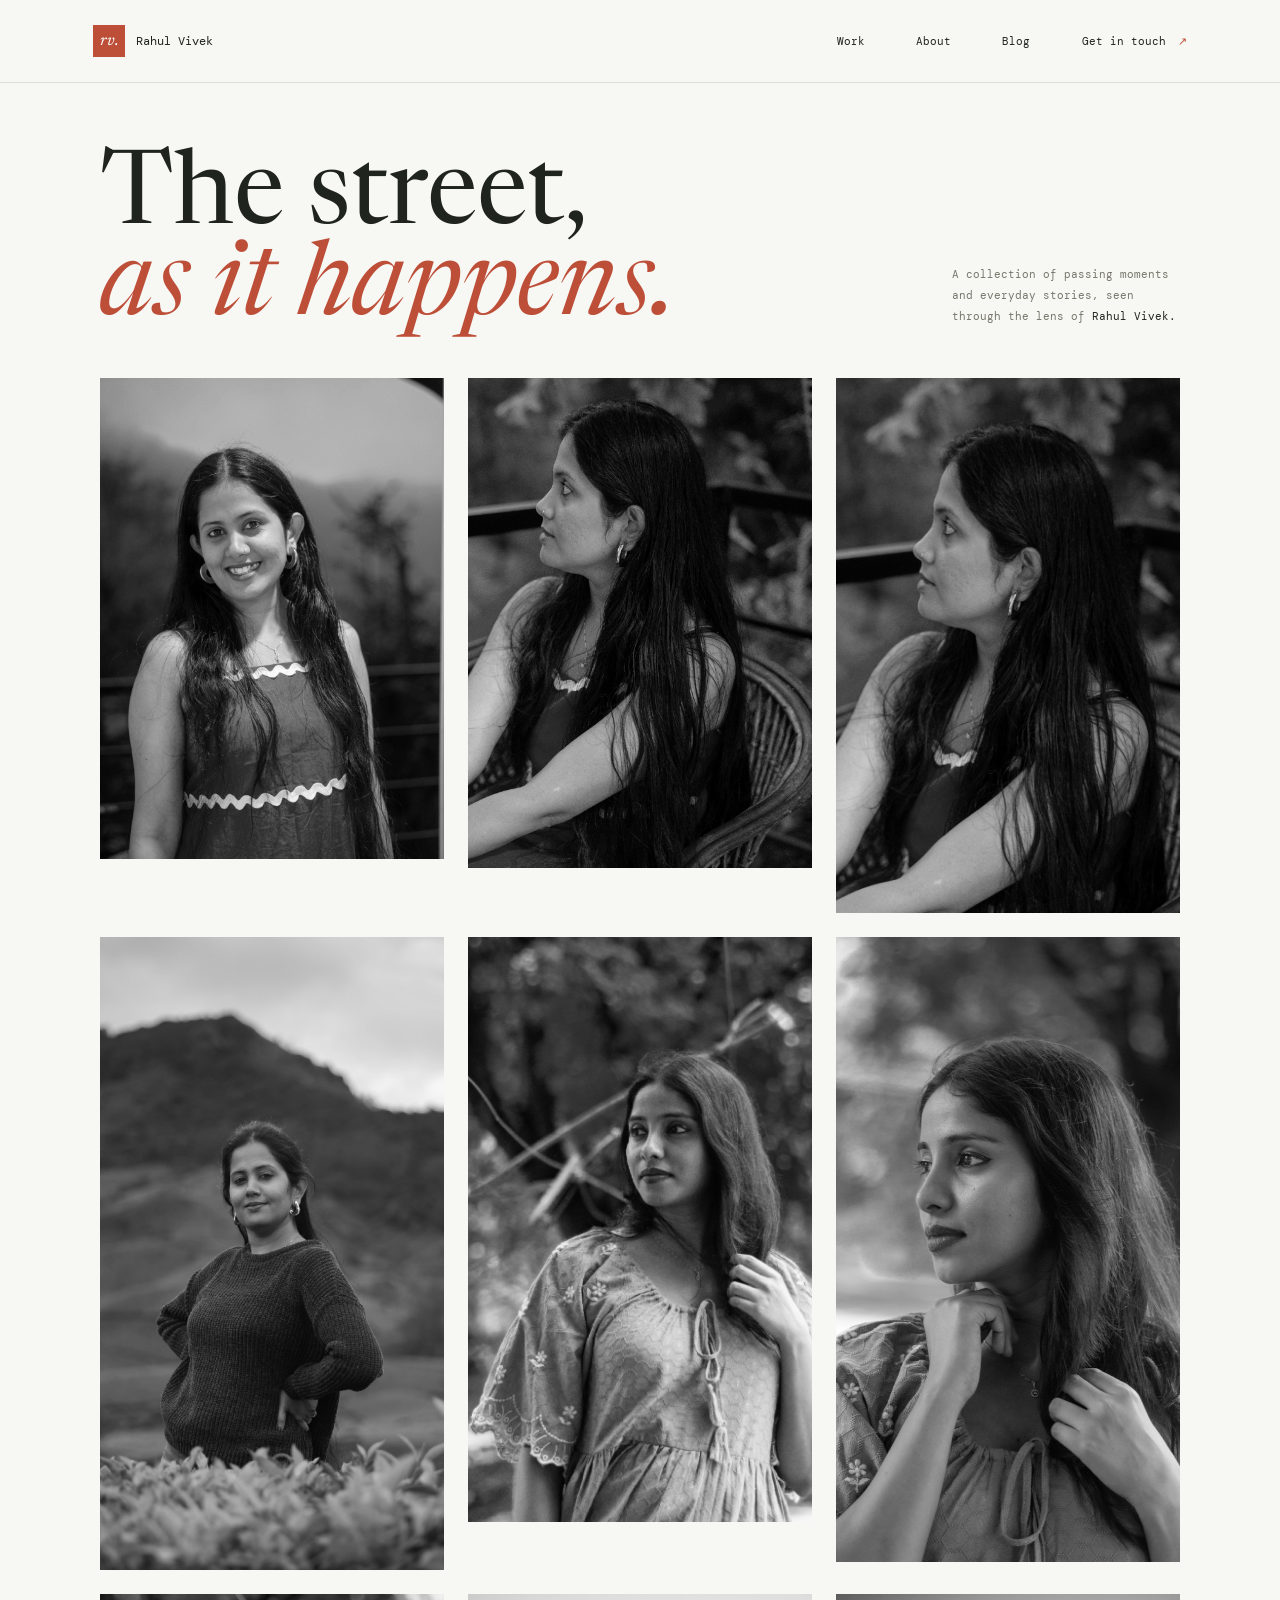
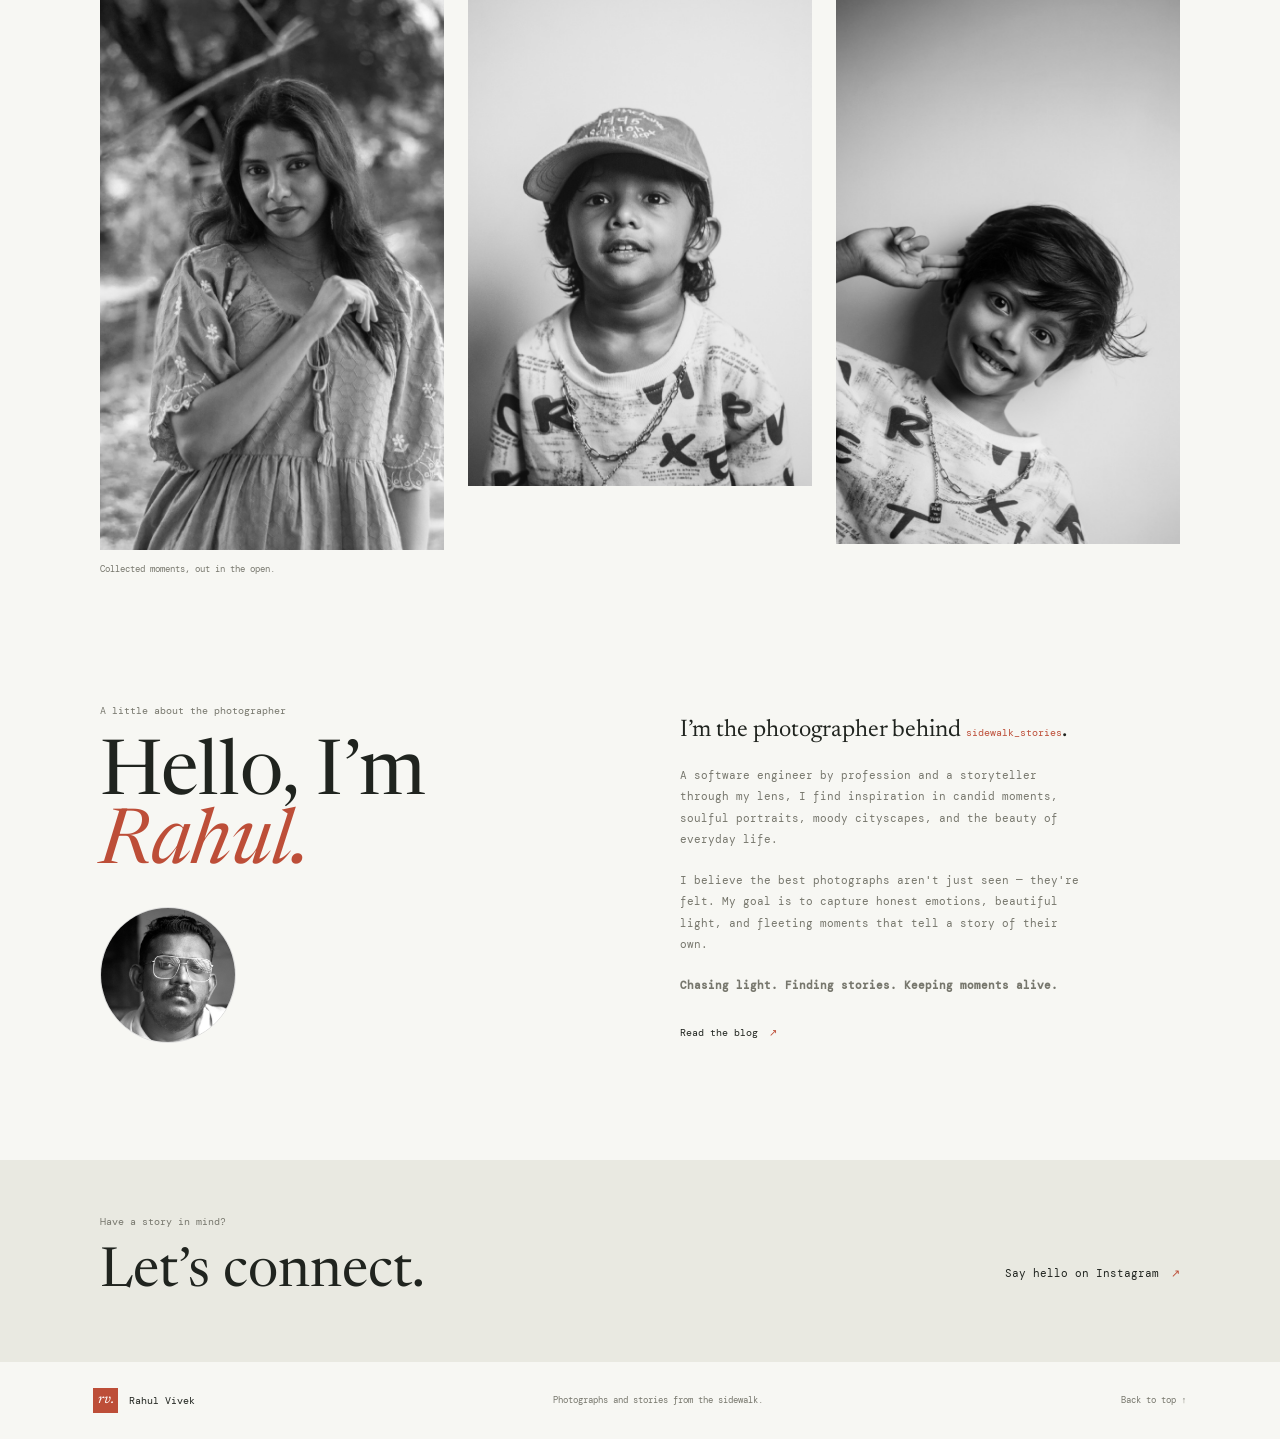
<file: index.html>
<!doctype html>
<html lang="en">
  <head>
    <meta charset="utf-8">
    <meta name="viewport" content="width=device-width, initial-scale=1">
    <meta name="theme-color" content="#f7f7f3">
    <meta name="description" content="Street photography and everyday observations by Rahul Vivek, also known as sidewalk_stories.">
    <title>Rahul Vivek — sidewalk_stories</title>
    <link rel="icon" type="image/svg+xml" href="favicon.svg">
    <link rel="preconnect" href="https://fonts.googleapis.com">
    <link rel="preconnect" href="https://fonts.gstatic.com" crossorigin>
    <link href="https://fonts.googleapis.com/css2?family=DM+Mono:wght@400;500&family=Newsreader:opsz,wght@6..72,400;6..72,500&display=swap" rel="stylesheet">
    <link rel="stylesheet" href="styles.css">
  </head>
  <body>
    <header class="site-header" id="top">
      <a class="wordmark" href="#top" aria-label="Rahul Vivek, home">
        <span class="wordmark-mark" aria-hidden="true">rv.</span>
        <span>Rahul Vivek</span>
      </a>
      <nav class="site-nav" aria-label="Main navigation">
        <a href="#work">Work</a>
        <a href="#about">About</a>
        <a href="blog.html">Blog</a>
        <a class="nav-contact" href="#contact">Get in touch <span aria-hidden="true">↗</span></a>
      </nav>
    </header>

    <main>
      <section class="intro" aria-labelledby="intro-title">
        <div class="intro-copy">
          <h1 id="intro-title">The street,<br><em>as it happens.</em></h1>
        </div>
        <p class="intro-note">A collection of passing moments and everyday stories, seen through the lens of <span>Rahul Vivek.</span></p>
      </section>

      <section class="work-section" id="work" aria-label="Photography portfolio">
        <div class="gallery">
          <a class="gallery-card" href="images/portrait-01.jpg" target="_blank" rel="noreferrer" aria-label="Open portrait one at full size"><img src="images/portrait-01.jpg" alt="Portrait of a woman smiling in a pink outfit." width="1092" height="1526" fetchpriority="high"></a>
          <a class="gallery-card" href="images/portrait-02.jpg" target="_blank" rel="noreferrer" aria-label="Open portrait two at full size"><img src="images/portrait-02.jpg" alt="Side-profile portrait of a woman in a pink outfit." width="1136" height="1618" loading="lazy" decoding="async"></a>
          <a class="gallery-card" href="images/gallery-03.jpg" target="_blank" rel="noreferrer" aria-label="Open portrait three at full size"><img src="images/gallery-03.jpg" alt="Portrait photograph, frame 3." width="772" height="1200" loading="lazy" decoding="async"></a>
          <a class="gallery-card" href="images/gallery-04.jpg" target="_blank" rel="noreferrer" aria-label="Open portrait four at full size"><img src="images/gallery-04.jpg" alt="Portrait photograph, frame 4." width="652" height="1200" loading="lazy" decoding="async"></a>
          <a class="gallery-card" href="images/gallery-05.jpg" target="_blank" rel="noreferrer" aria-label="Open portrait five at full size"><img src="images/gallery-05.jpg" alt="Portrait photograph, frame 5." width="705" height="1200" loading="lazy" decoding="async"></a>
          <a class="gallery-card" href="images/gallery-06.jpg" target="_blank" rel="noreferrer" aria-label="Open portrait six at full size"><img src="images/gallery-06.jpg" alt="Portrait photograph, frame 6." width="660" height="1200" loading="lazy" decoding="async"></a>
          <a class="gallery-card" href="images/gallery-07.jpg" target="_blank" rel="noreferrer" aria-label="Open portrait seven at full size"><img src="images/gallery-07.jpg" alt="Portrait photograph, frame 7." width="742" height="1200" loading="lazy" decoding="async"></a>
          <a class="gallery-card" href="images/gallery-08.jpg" target="_blank" rel="noreferrer" aria-label="Open portrait eight at full size"><img src="images/gallery-08.jpg" alt="Portrait photograph, frame 8." width="839" height="1200" loading="lazy" decoding="async"></a>
          <a class="gallery-card" href="images/gallery-09.jpg" target="_blank" rel="noreferrer" aria-label="Open portrait nine at full size"><img src="images/gallery-09.jpg" alt="Portrait photograph, frame 9." width="750" height="1200" loading="lazy" decoding="async"></a>
        </div>
        <div class="gallery-caption">
          <span>Collected moments, out in the open.</span>
        </div>
      </section>

      <section class="about-section" id="about" aria-labelledby="about-title">
        <div class="about-heading">
          <p class="eyebrow">A little about the photographer</p>
          <h2 id="about-title">Hello, I’m<br><em>Rahul.</em></h2>
          <img class="about-portrait" src="images/about-portrait.jpg" alt="Portrait for the About section." width="459" height="720" loading="lazy" decoding="async">
        </div>
        <div class="about-copy">
          <p class="about-lead">I’m the photographer behind <span class="handle">sidewalk_stories</span>.</p>
          <p>A software engineer by profession and a storyteller through my lens, I find inspiration in candid moments, soulful portraits, moody cityscapes, and the beauty of everyday life.</p>
          <p>I believe the best photographs aren't just seen — they're felt. My goal is to capture honest emotions, beautiful light, and fleeting moments that tell a story of their own.</p>
          <p><strong>Chasing light. Finding stories. Keeping moments alive.</strong></p>
          <a class="text-link" href="blog.html">Read the blog <span aria-hidden="true">↗</span></a>
        </div>
      </section>

      <section class="contact-section" id="contact" aria-labelledby="contact-title">
        <p class="eyebrow">Have a story in mind?</p>
        <div class="contact-row">
          <h2 id="contact-title">Let’s connect.</h2>
          <a class="contact-link" href="https://www.instagram.com/side_walkstories/" target="_blank" rel="noreferrer" aria-label="Message Rahul Vivek on Instagram">Say hello on Instagram <span aria-hidden="true">↗</span></a>
        </div>
      </section>
    </main>

    <footer class="site-footer">
      <a class="wordmark" href="#top"><span class="wordmark-mark" aria-hidden="true">rv.</span><span>Rahul Vivek</span></a>
      <span>Photographs and stories from the sidewalk.</span>
      <a href="#top">Back to top ↑</a>
    </footer>
  </body>
</html>
</file>
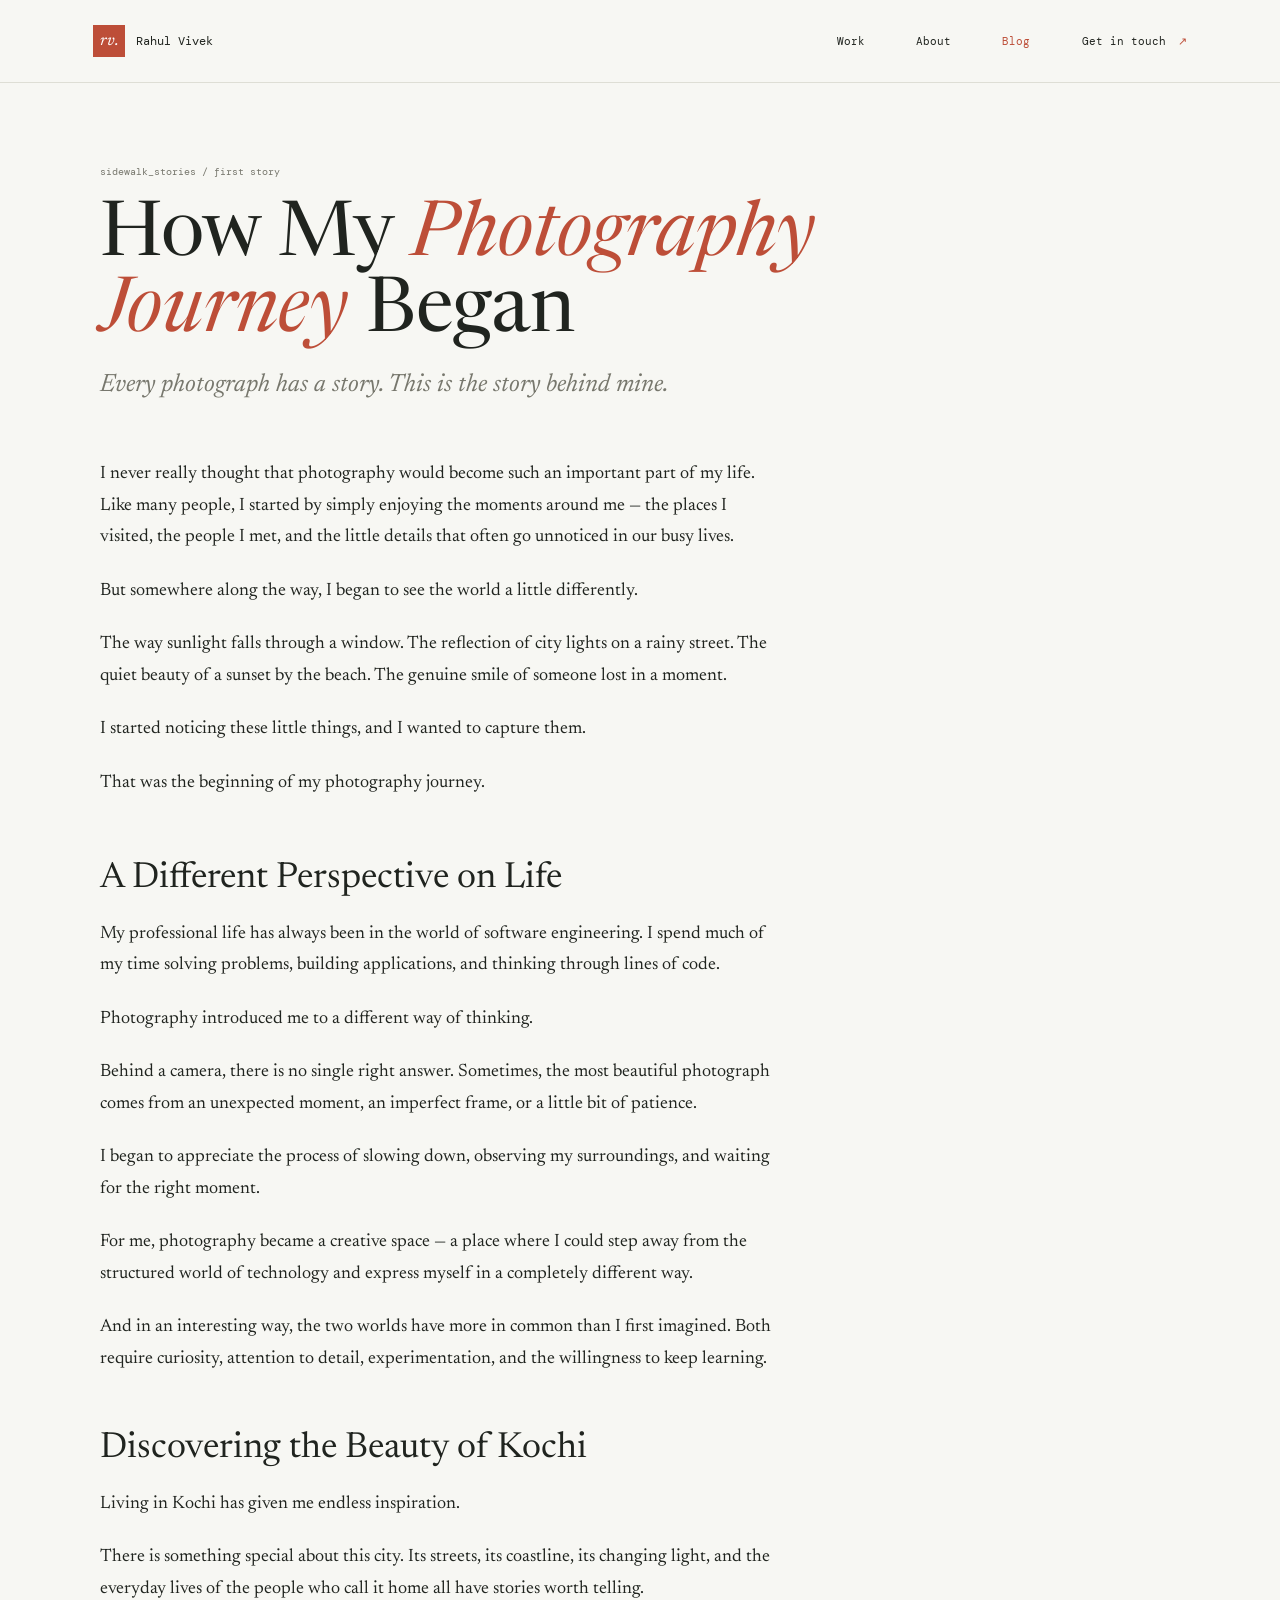
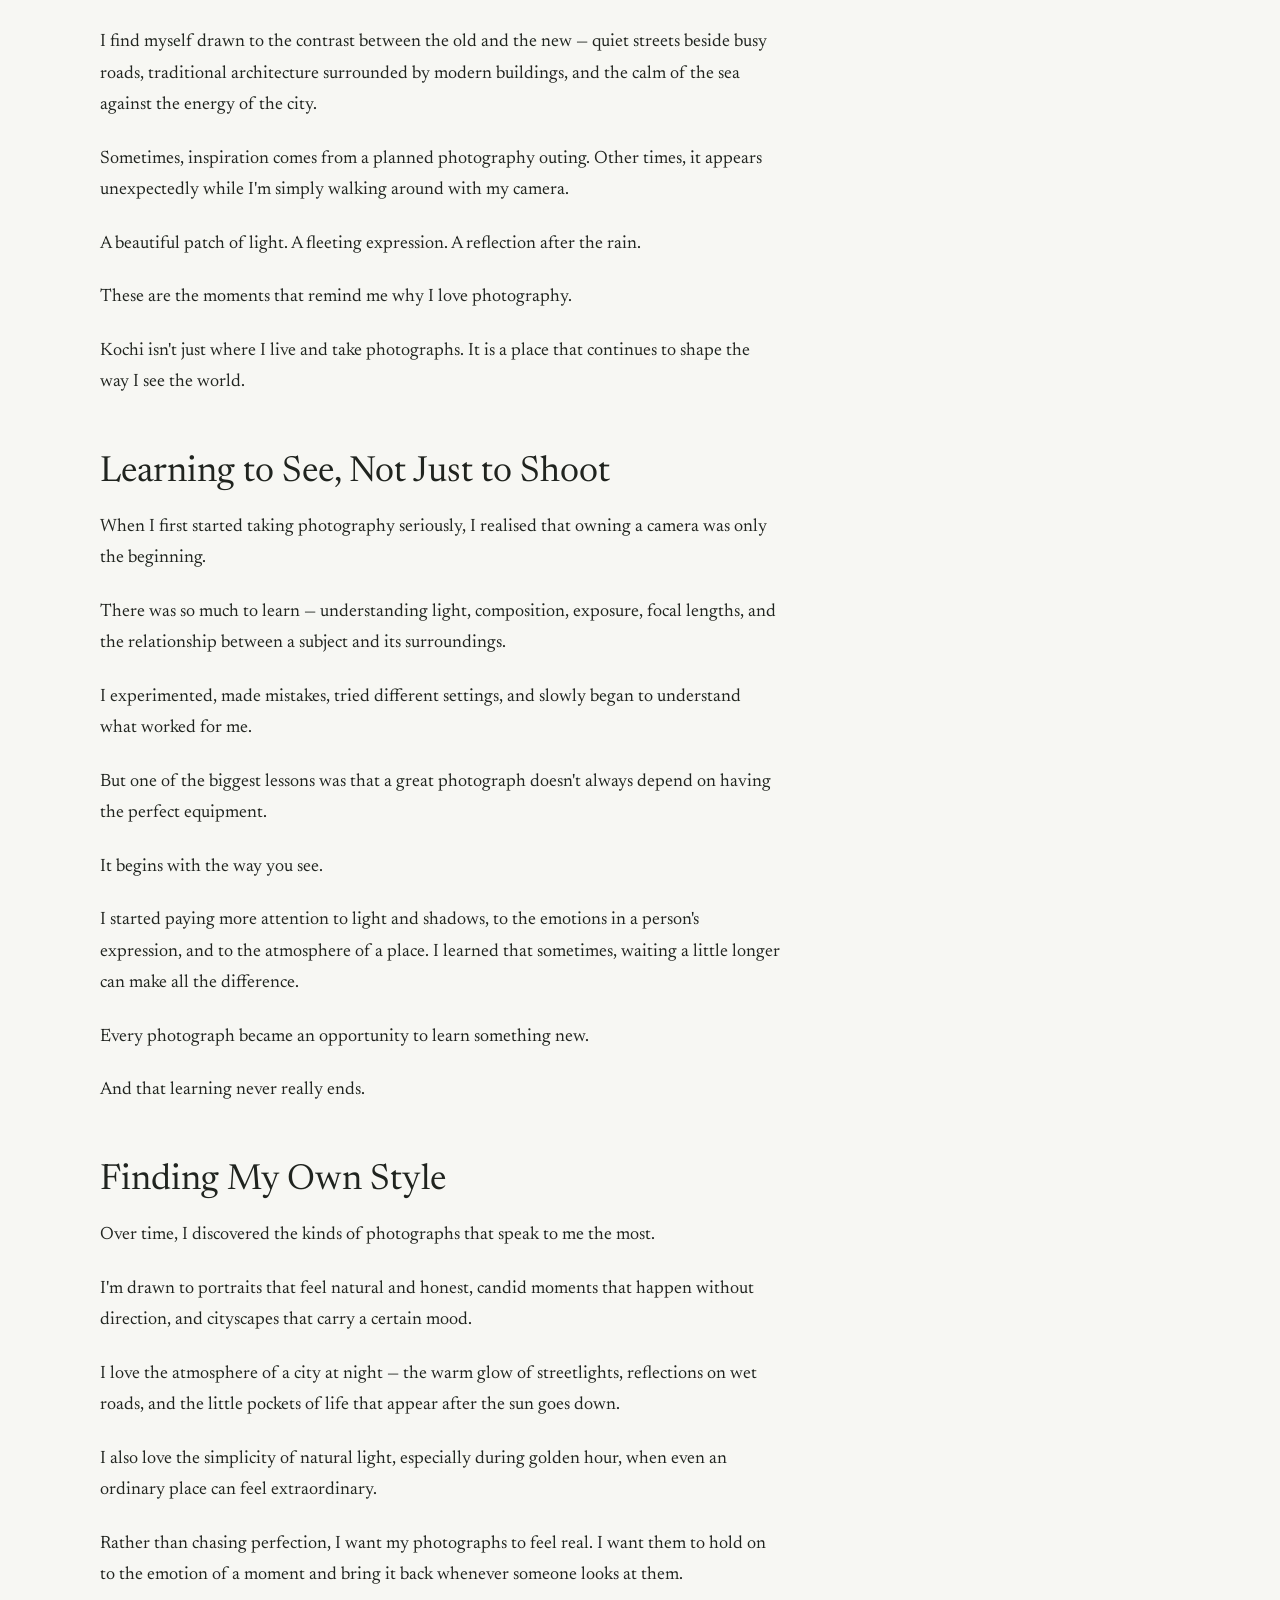
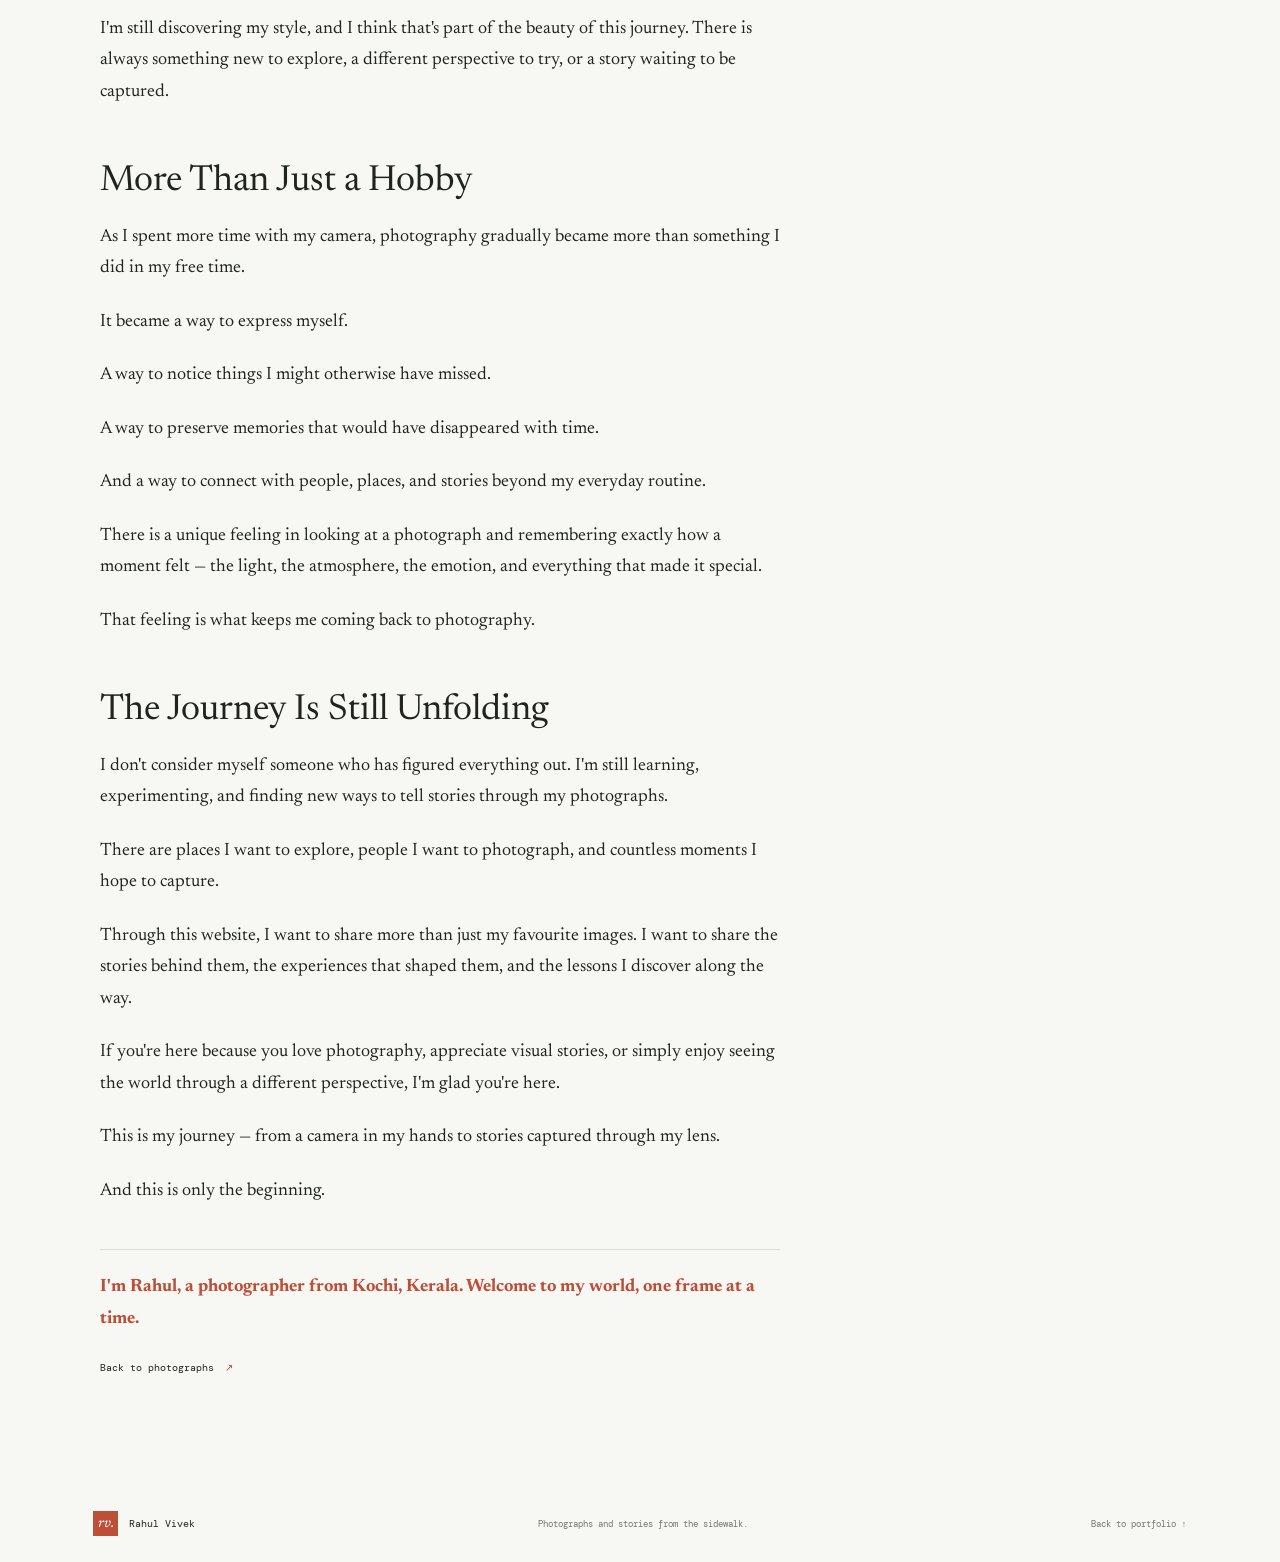
<file: blog.html>
<!doctype html>
<html lang="en">
  <head>
    <meta charset="utf-8">
    <meta name="viewport" content="width=device-width, initial-scale=1">
    <meta name="theme-color" content="#f7f7f3">
    <meta name="description" content="How Rahul Vivek's photography journey began, from software engineering to finding stories through his lens in Kochi.">
    <title>How My Photography Journey Began — Rahul Vivek</title>
    <link rel="icon" type="image/svg+xml" href="favicon.svg">
    <link rel="preconnect" href="https://fonts.googleapis.com">
    <link rel="preconnect" href="https://fonts.gstatic.com" crossorigin>
    <link href="https://fonts.googleapis.com/css2?family=DM+Mono:wght@400;500&family=Newsreader:opsz,wght@6..72,400;6..72,500&display=swap" rel="stylesheet">
    <link rel="stylesheet" href="styles.css">
  </head>
  <body>
    <header class="site-header" id="top">
      <a class="wordmark" href="index.html#top" aria-label="Rahul Vivek, home">
        <span class="wordmark-mark" aria-hidden="true">rv.</span>
        <span>Rahul Vivek</span>
      </a>
      <nav class="site-nav" aria-label="Main navigation">
        <a href="index.html#work">Work</a>
        <a href="index.html#about">About</a>
        <a href="blog.html" aria-current="page">Blog</a>
        <a class="nav-contact" href="index.html#contact">Get in touch <span aria-hidden="true">↗</span></a>
      </nav>
    </header>

    <main class="blog-main">
      <article class="blog-post" aria-labelledby="blog-title">
        <header class="blog-intro">
          <p class="eyebrow">sidewalk_stories / first story</p>
          <h1 class="blog-title" id="blog-title">How My <em>Photography Journey</em> Began</h1>
          <p class="blog-description"><em>Every photograph has a story. This is the story behind mine.</em></p>
        </header>

        <div class="blog-post-body">
          <p>I never really thought that photography would become such an important part of my life. Like many people, I started by simply enjoying the moments around me — the places I visited, the people I met, and the little details that often go unnoticed in our busy lives.</p>
          <p>But somewhere along the way, I began to see the world a little differently.</p>
          <p>The way sunlight falls through a window. The reflection of city lights on a rainy street. The quiet beauty of a sunset by the beach. The genuine smile of someone lost in a moment.</p>
          <p>I started noticing these little things, and I wanted to capture them.</p>
          <p>That was the beginning of my photography journey.</p>

          <h2>A Different Perspective on Life</h2>
          <p>My professional life has always been in the world of software engineering. I spend much of my time solving problems, building applications, and thinking through lines of code.</p>
          <p>Photography introduced me to a different way of thinking.</p>
          <p>Behind a camera, there is no single right answer. Sometimes, the most beautiful photograph comes from an unexpected moment, an imperfect frame, or a little bit of patience.</p>
          <p>I began to appreciate the process of slowing down, observing my surroundings, and waiting for the right moment.</p>
          <p>For me, photography became a creative space — a place where I could step away from the structured world of technology and express myself in a completely different way.</p>
          <p>And in an interesting way, the two worlds have more in common than I first imagined. Both require curiosity, attention to detail, experimentation, and the willingness to keep learning.</p>

          <h2>Discovering the Beauty of Kochi</h2>
          <p>Living in Kochi has given me endless inspiration.</p>
          <p>There is something special about this city. Its streets, its coastline, its changing light, and the everyday lives of the people who call it home all have stories worth telling.</p>
          <p>I find myself drawn to the contrast between the old and the new — quiet streets beside busy roads, traditional architecture surrounded by modern buildings, and the calm of the sea against the energy of the city.</p>
          <p>Sometimes, inspiration comes from a planned photography outing. Other times, it appears unexpectedly while I'm simply walking around with my camera.</p>
          <p>A beautiful patch of light. A fleeting expression. A reflection after the rain.</p>
          <p>These are the moments that remind me why I love photography.</p>
          <p>Kochi isn't just where I live and take photographs. It is a place that continues to shape the way I see the world.</p>

          <h2>Learning to See, Not Just to Shoot</h2>
          <p>When I first started taking photography seriously, I realised that owning a camera was only the beginning.</p>
          <p>There was so much to learn — understanding light, composition, exposure, focal lengths, and the relationship between a subject and its surroundings.</p>
          <p>I experimented, made mistakes, tried different settings, and slowly began to understand what worked for me.</p>
          <p>But one of the biggest lessons was that a great photograph doesn't always depend on having the perfect equipment.</p>
          <p>It begins with the way you see.</p>
          <p>I started paying more attention to light and shadows, to the emotions in a person's expression, and to the atmosphere of a place. I learned that sometimes, waiting a little longer can make all the difference.</p>
          <p>Every photograph became an opportunity to learn something new.</p>
          <p>And that learning never really ends.</p>

          <h2>Finding My Own Style</h2>
          <p>Over time, I discovered the kinds of photographs that speak to me the most.</p>
          <p>I'm drawn to portraits that feel natural and honest, candid moments that happen without direction, and cityscapes that carry a certain mood.</p>
          <p>I love the atmosphere of a city at night — the warm glow of streetlights, reflections on wet roads, and the little pockets of life that appear after the sun goes down.</p>
          <p>I also love the simplicity of natural light, especially during golden hour, when even an ordinary place can feel extraordinary.</p>
          <p>Rather than chasing perfection, I want my photographs to feel real. I want them to hold on to the emotion of a moment and bring it back whenever someone looks at them.</p>
          <p>I'm still discovering my style, and I think that's part of the beauty of this journey. There is always something new to explore, a different perspective to try, or a story waiting to be captured.</p>

          <h2>More Than Just a Hobby</h2>
          <p>As I spent more time with my camera, photography gradually became more than something I did in my free time.</p>
          <p>It became a way to express myself.</p>
          <p>A way to notice things I might otherwise have missed.</p>
          <p>A way to preserve memories that would have disappeared with time.</p>
          <p>And a way to connect with people, places, and stories beyond my everyday routine.</p>
          <p>There is a unique feeling in looking at a photograph and remembering exactly how a moment felt — the light, the atmosphere, the emotion, and everything that made it special.</p>
          <p>That feeling is what keeps me coming back to photography.</p>

          <h2>The Journey Is Still Unfolding</h2>
          <p>I don't consider myself someone who has figured everything out. I'm still learning, experimenting, and finding new ways to tell stories through my photographs.</p>
          <p>There are places I want to explore, people I want to photograph, and countless moments I hope to capture.</p>
          <p>Through this website, I want to share more than just my favourite images. I want to share the stories behind them, the experiences that shaped them, and the lessons I discover along the way.</p>
          <p>If you're here because you love photography, appreciate visual stories, or simply enjoy seeing the world through a different perspective, I'm glad you're here.</p>
          <p>This is my journey — from a camera in my hands to stories captured through my lens.</p>
          <p>And this is only the beginning.</p>

          <p class="blog-signoff"><strong>I'm Rahul, a photographer from Kochi, Kerala. Welcome to my world, one frame at a time.</strong></p>
        </div>
        <a class="blog-back" href="index.html#work">Back to photographs <span aria-hidden="true">↗</span></a>
      </article>
    </main>

    <footer class="site-footer">
      <a class="wordmark" href="index.html#top"><span class="wordmark-mark" aria-hidden="true">rv.</span><span>Rahul Vivek</span></a>
      <span>Photographs and stories from the sidewalk.</span>
      <a href="index.html#top">Back to portfolio ↑</a>
    </footer>
  </body>
</html>
</file>
<file: styles.css>
:root {
  color-scheme: light;
  --paper: #f7f7f3;
  --ink: #20241f;
  --muted: #77776d;
  --accent: #bd4e38;
  --rule: #deded5;
  --mono: 'DM Mono', 'Courier New', monospace;
  --serif: 'Newsreader', Georgia, serif;
}

*,
*::before,
*::after {
  box-sizing: border-box;
}

html {
  scroll-behavior: smooth;
}

body {
  margin: 0;
  background: var(--paper);
  color: var(--ink);
  font-family: var(--mono);
  font-size: 14px;
  -webkit-font-smoothing: antialiased;
}

a {
  color: inherit;
  text-decoration: none;
}

a:focus-visible {
  outline: 2px solid var(--accent);
  outline-offset: 5px;
}

.site-header,
.site-nav,
.wordmark,
.section-meta,
.gallery-caption,
.site-footer {
  display: flex;
  align-items: center;
}

.site-header {
  min-height: 83px;
  justify-content: space-between;
  margin: 0 auto;
  padding: 0 7.3%;
  border-bottom: 1px solid var(--rule);
}

.wordmark {
  gap: 11px;
  font-size: 12px;
}

.wordmark-mark {
  display: grid;
  width: 32px;
  aspect-ratio: 1;
  place-items: center;
  background: var(--accent);
  color: white;
  font-family: var(--serif);
  font-size: 17px;
  font-style: italic;
}

.site-nav {
  gap: clamp(20px, 4vw, 52px);
  font-size: 11px;
}

.site-nav a,
.text-link,
.contact-link,
.site-footer a {
  transition: color 180ms ease;
}

.site-nav a:hover,
.text-link:hover,
.contact-link:hover,
.site-footer a:hover {
  color: var(--accent);
}

.site-nav [aria-current='page'] {
  color: var(--accent);
}

.nav-contact span,
.text-link span,
.contact-link span {
  padding-left: 5px;
  color: var(--accent);
}

.intro,
.work-section,
.about-section,
.contact-section {
  width: min(1080px, 85.4%);
  margin-right: auto;
  margin-left: auto;
}

.intro {
  display: flex;
  min-height: 295px;
  align-items: end;
  justify-content: space-between;
  gap: 48px;
  padding-top: 53px;
  padding-bottom: 42px;
}

.eyebrow,
.handle {
  font-family: var(--mono);
  font-size: 10px;
  font-weight: 400;
  letter-spacing: 0;
}

.eyebrow {
  margin: 0 0 21px;
  color: var(--muted);
}

.status-dot {
  display: inline-block;
  width: 7px;
  height: 7px;
  margin-right: 8px;
  border-radius: 50%;
  background: var(--accent);
}

h1,
h2,
p {
  margin-top: 0;
}

h1,
h2 {
  margin-bottom: 0;
  font-family: var(--serif);
  font-weight: 400;
  letter-spacing: 0;
}

h1 {
  font-size: clamp(62px, 8vw, 104px);
  line-height: 0.89;
}

h1 em,
h2 em {
  color: var(--accent);
  font-weight: 400;
}

.intro-note {
  width: 225px;
  margin: 0 3px 9px 0;
  color: var(--muted);
  font-size: 11px;
  line-height: 1.9;
}

.intro-note span {
  color: var(--ink);
}

.blog-main {
  width: min(1080px, 85.4%);
  margin: 0 auto;
  padding: 82px 0 110px;
}

.blog-intro {
  max-width: 760px;
  margin-bottom: 55px;
}

.blog-title {
  margin-bottom: 17px;
  font-size: clamp(48px, 6vw, 76px);
  line-height: 1;
}

.blog-description {
  max-width: 600px;
  margin-bottom: 0;
  color: var(--muted);
  font-family: var(--serif);
  font-size: clamp(20px, 2.4vw, 25px);
  line-height: 1.45;
}

.blog-post-body {
  max-width: 680px;
}

.blog-post-body p {
  margin-bottom: 22px;
  font-family: var(--serif);
  font-size: 18px;
  line-height: 1.75;
}

.blog-post-body h2 {
  margin: 54px 0 18px;
  font-size: clamp(28px, 3.5vw, 36px);
  line-height: 1.15;
}

.blog-post-body h2:first-of-type {
  margin-top: 60px;
}

.blog-post-body .blog-signoff {
  margin-top: 42px;
  padding-top: 22px;
  border-top: 1px solid var(--rule);
  color: var(--accent);
}

.blog-back {
  margin: 8px 0 0 auto;
  font-size: 10px;
  transition: color 180ms ease;
}

.blog-back:hover {
  color: var(--accent);
}

.blog-back span {
  padding-left: 5px;
  color: var(--accent);
}

.gallery {
  display: grid;
  grid-template-columns: repeat(3, minmax(0, 1fr));
  align-items: start;
  gap: clamp(10px, 2vw, 24px);
  margin: 0;
  animation: appear 750ms ease both;
}

.gallery-card {
  position: relative;
  display: block;
  overflow: hidden;
  outline-offset: 3px;
  background: #e9e9e1;
}

.gallery-card::after {
  position: absolute;
  inset: 0;
  border: 2px solid var(--accent);
  clip-path: polygon(0 0, 0 0, 0 0, 0 0);
  content: '';
  pointer-events: none;
  transition: clip-path 650ms ease;
}

.gallery-card img {
  display: block;
  width: 100%;
  height: auto;
  filter: grayscale(1);
  transition: filter 260ms ease, transform 260ms ease;
}

@media (hover: hover) and (pointer: fine) {
  .gallery-card:hover::after {
    clip-path: polygon(0 0, 100% 0, 100% 100%, 0 100%);
  }

  .gallery-card:hover img {
    filter: grayscale(0);
    transform: scale(1.045);
  }
}

.gallery-card:focus-visible::after {
  clip-path: polygon(0 0, 100% 0, 100% 100%, 0 100%);
}

.gallery-card:focus-visible img {
  filter: grayscale(0);
  transform: scale(1.045);
}

.gallery-caption {
  justify-content: space-between;
  padding: 13px 0 0;
  color: var(--muted);
  font-size: 9px;
}

.gallery-caption .handle {
  color: var(--accent);
}

.about-section {
  display: grid;
  grid-template-columns: 1fr 1fr;
  gap: 80px;
  padding-top: 129px;
  padding-bottom: 117px;
}

.about-heading .eyebrow {
  margin-bottom: 25px;
}

.about-heading h2 {
  font-size: clamp(54px, 6vw, 76px);
  line-height: 0.9;
}

.about-portrait {
  display: block;
  width: 136px;
  height: 136px;
  margin-top: 28px;
  border: 1px solid var(--rule);
  border-radius: 50%;
  object-fit: cover;
  object-position: center 32%;
  filter: grayscale(1);
}

.about-copy {
  align-self: end;
  padding-bottom: 3px;
}

.about-copy p {
  max-width: 400px;
  margin-bottom: 19px;
  color: var(--muted);
  font-size: 11px;
  line-height: 1.95;
}

.about-copy .about-lead {
  color: var(--ink);
  font-family: var(--serif);
  font-size: 24px;
  line-height: 1.3;
}

.handle {
  color: var(--accent);
}

.text-link {
  display: inline-block;
  margin-top: 11px;
  font-size: 10px;
}

.contact-section {
  width: 100%;
  padding: 55px 7.3% 61px;
  background: #e9e9e1;
}

.contact-section > .eyebrow,
.contact-row {
  width: min(1080px, 100%);
  margin-right: auto;
  margin-left: auto;
}

.contact-section > .eyebrow {
  margin-bottom: 18px;
}

.contact-row {
  display: flex;
  align-items: center;
  justify-content: space-between;
  gap: 20px;
}

.contact-row h2 {
  font-size: clamp(38px, 5vw, 55px);
}

.contact-link {
  padding: 14px 0;
  font-size: 11px;
}

.site-footer {
  min-height: 77px;
  justify-content: space-between;
  gap: 16px;
  padding: 0 7.3%;
  color: var(--muted);
  font-size: 9px;
}

.site-footer .wordmark {
  color: var(--ink);
  font-size: 10px;
}

.site-footer .wordmark-mark {
  width: 25px;
  font-size: 14px;
}

@keyframes appear {
  from {
    opacity: 0;
    transform: translateY(12px);
  }
  to {
    opacity: 1;
    transform: translateY(0);
  }
}

@media (prefers-reduced-motion: reduce) {
  *,
  *::before,
  *::after {
    scroll-behavior: auto !important;
    animation-duration: 0.01ms !important;
    animation-iteration-count: 1 !important;
    transition-duration: 0.01ms !important;
  }
}

@media (max-width: 640px) {
  body {
    font-size: 12px;
  }

  .site-header {
    min-height: 70px;
    padding-right: 6%;
    padding-left: 6%;
  }

  .wordmark {
    gap: 8px;
    font-size: 10px;
  }

  .wordmark-mark {
    width: 28px;
  }

  .site-nav {
    gap: 17px;
    font-size: 10px;
  }

  .site-nav .nav-contact {
    font-size: 0;
  }

  .site-nav .nav-contact span {
    font-size: 14px;
  }

  .intro,
  .work-section,
  .about-section,
  .blog-main {
    width: 88%;
  }

  .intro {
    min-height: unset;
    align-items: flex-start;
    flex-direction: column;
    gap: 19px;
    padding-top: 56px;
    padding-bottom: 28px;
  }

  .eyebrow {
    margin-bottom: 17px;
    font-size: 9px;
  }

  h1 {
    font-size: clamp(56px, 14vw, 76px);
  }

  .intro-note {
    width: min(290px, 95%);
    margin-bottom: 0;
    font-size: 10px;
  }

  .gallery-caption {
    font-size: 8px;
  }

  .gallery {
    grid-template-columns: repeat(2, minmax(0, 1fr));
  }

  .about-section {
    grid-template-columns: 1fr;
    gap: 33px;
    padding-top: 87px;
    padding-bottom: 78px;
  }

  .about-heading h2 {
    font-size: 60px;
  }

  .about-copy .about-lead {
    font-size: 22px;
  }

  .about-copy p {
    font-size: 10px;
  }

  .contact-section {
    padding: 39px 6% 41px;
  }

  .contact-row {
    align-items: flex-start;
    flex-direction: column;
    gap: 12px;
  }

  .contact-row h2 {
    font-size: 44px;
  }

  .contact-link {
    padding: 5px 0;
    font-size: 10px;
  }

  .blog-main {
    padding-top: 58px;
    padding-bottom: 72px;
  }

  .blog-title {
    font-size: clamp(44px, 12vw, 60px);
  }

  .blog-intro {
    margin-bottom: 43px;
  }

  .blog-post-body p {
    margin-bottom: 19px;
    font-size: 17px;
    line-height: 1.7;
  }

  .blog-post-body h2,
  .blog-post-body h2:first-of-type {
    margin-top: 42px;
    margin-bottom: 15px;
  }

  .blog-back {
    display: inline-block;
    margin-top: 28px;
  }

  .site-footer {
    min-height: 67px;
    flex-wrap: wrap;
    padding: 13px 6%;
    font-size: 8px;
  }
}
</file>
